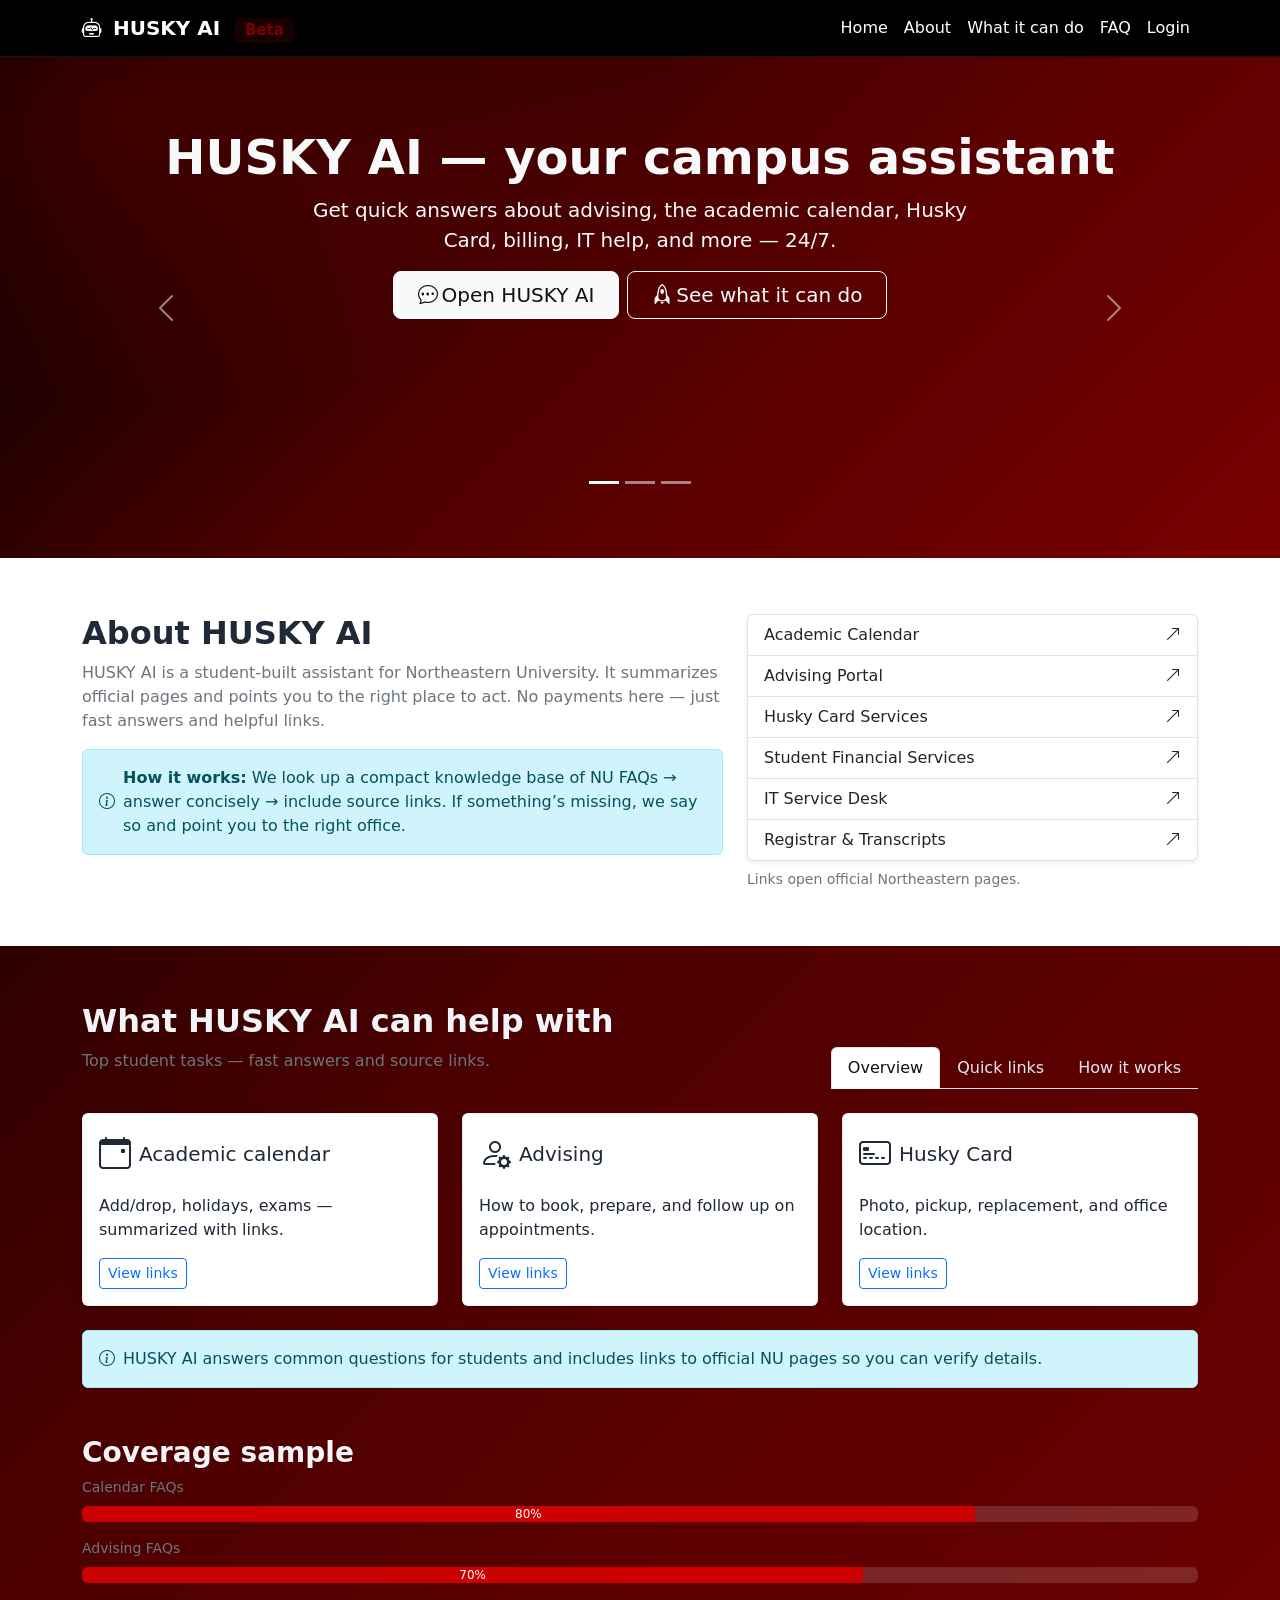
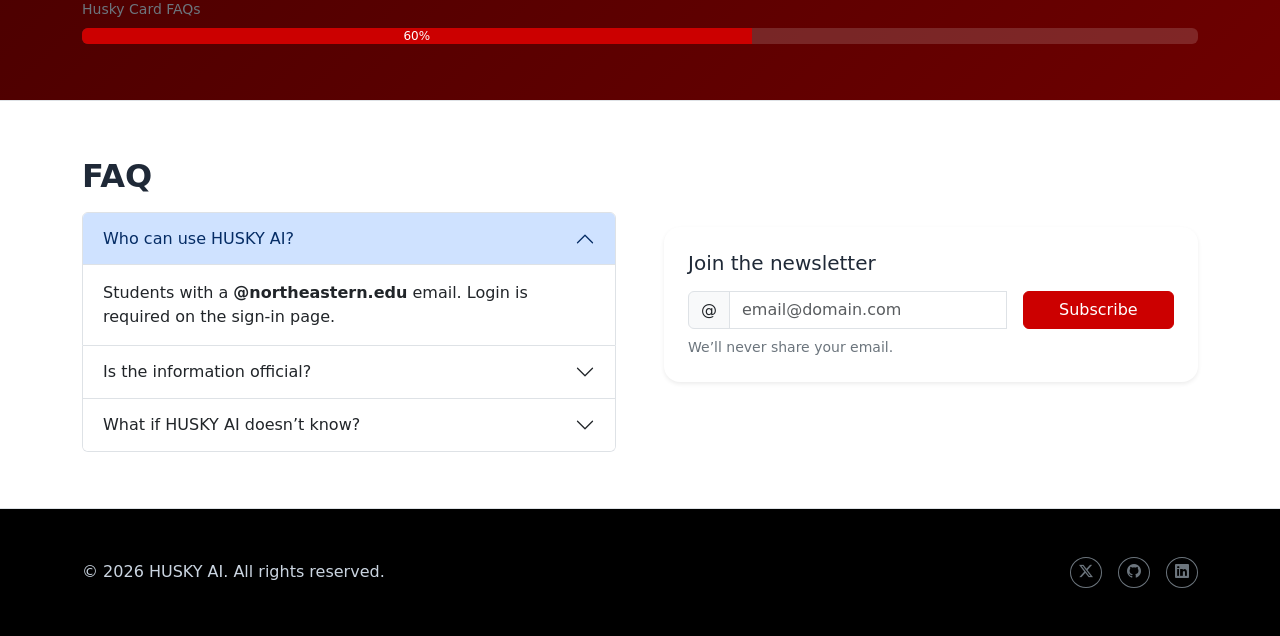
<file: Husky AI/index.html>
<!doctype html>
<html lang="en" data-bs-theme="light">
  <head>
    <meta charset="utf-8" />
    <meta name="viewport" content="width=device-width, initial-scale=1" />
    <title>HUSKY AI — your campus assistant</title>

    <link
      href="https://cdn.jsdelivr.net/npm/bootstrap@5.3.3/dist/css/bootstrap.min.css"
      rel="stylesheet"
      integrity="sha384-QWTKZyjpPEjISv5WaRU9OFeRpok6YctnYmDr5pNlyT2bRjXh0JMhjY6hW+ALEwIH"
      crossorigin="anonymous"
    />
    <link
      rel="stylesheet"
      href="https://cdn.jsdelivr.net/npm/bootstrap-icons@1.11.3/font/bootstrap-icons.min.css"
    />
    <link rel="stylesheet" href="assets/css/styles.css" />

    <meta name="description" content="HUSKY AI helps Northeastern students with advising, the academic calendar, Husky Card, billing, IT help, and more — with links to official NU pages." />
  </head>
  <!-- ====================== Anurag's Part: Navbar + Offcanvas + Carousel Indicators ====================== -->

  <body>
    <nav class="navbar navbar-expand-lg bg-body-tertiary sticky-top border-bottom">
      <div class="container">
        <a class="navbar-brand fw-bold" href="index.html">
          <i class="bi bi-robot me-1"></i> HUSKY AI
          <span class="badge badge-beta ms-2">Beta</span>
        </a>

        <button
          class="navbar-toggler"
          type="button"
          data-bs-toggle="offcanvas"
          data-bs-target="#offcanvasNav"
          aria-controls="offcanvasNav"
          aria-label="Toggle navigation">
          <span class="navbar-toggler-icon"></span>
        </button>

        <div class="collapse navbar-collapse">
          <ul class="navbar-nav ms-auto mb-2 mb-lg-0">
            <li class="nav-item"><a class="nav-link active" href="#hero">Home</a></li>
            <li class="nav-item"><a class="nav-link" href="#about">About</a></li>
            <li class="nav-item"><a class="nav-link" href="#features">What it can do</a></li>
            <li class="nav-item"><a class="nav-link" href="#faq">FAQ</a></li>
            <li class="nav-item"><a class="nav-link" href="login.html">Login</a></li>
          </ul>
        </div>
      </div>
    </nav>

    <div class="offcanvas offcanvas-end" tabindex="-1" id="offcanvasNav" aria-labelledby="offcanvasNavLabel">
      <div class="offcanvas-header">
        <h5 class="offcanvas-title" id="offcanvasNavLabel">
          <i class="bi bi-robot me-1"></i> HUSKY AI <span class="badge badge-beta ms-2">Beta</span>
        </h5>
        <button type="button" class="btn-close" data-bs-dismiss="offcanvas" aria-label="Close"></button>
      </div>
      <div class="offcanvas-body">
        <div class="list-group list-group-flush">
          <a href="#hero" class="list-group-item list-group-item-action" data-bs-dismiss="offcanvas">Home</a>
          <a href="#about" class="list-group-item list-group-item-action" data-bs-dismiss="offcanvas">About</a>
          <a href="#features" class="list-group-item list-group-item-action" data-bs-dismiss="offcanvas">What it can do</a>
          <a href="#faq" class="list-group-item list-group-item-action" data-bs-dismiss="offcanvas">FAQ</a>
          <a href="login.html" class="list-group-item list-group-item-action">Login</a>
        </div>
      </div>
    </div>

    <section id="hero" class="hero-husky py-5">
      <div class="container">
        <div id="heroCarousel" class="carousel slide" data-bs-ride="carousel">
          <div class="carousel-indicators">
            <button type="button" data-bs-target="#heroCarousel" data-bs-slide-to="0" class="active" aria-current="true" aria-label="Slide 1"></button>
            <button type="button" data-bs-target="#heroCarousel" data-bs-slide-to="1" aria-label="Slide 2"></button>
            <button type="button" data-bs-target="#heroCarousel" data-bs-slide-to="2" aria-label="Slide 3"></button>
          </div>

           <!-- ====================== Ananya's Part: Carousel Slides + Hero Buttons ====================== -->

          <div class="carousel-inner rounded-4 shadow-sm">
            <div class="carousel-item active p-5 text-center text-light">
              <h1 class="display-5 fw-bold">HUSKY AI — your campus assistant</h1>
              <p class="lead col-lg-8 mx-auto">
                Get quick answers about advising, the academic calendar, Husky Card, billing, IT help, and more — 24/7.
              </p>
              <div class="d-grid gap-2 d-sm-flex justify-content-sm-center">
              <a href="chat.html" class="btn btn-light btn-lg px-4 gap-3">
              <i class="bi bi-chat-dots me-1"></i>Open HUSKY AI
              </a>
                <a href="#features" class="btn btn-outline-light btn-lg px-4">
                  <i class="bi bi-rocket me-1"></i>See what it can do
                </a>
              </div>
            </div>

          <div class="carousel-item p-5 text-center text-light hero-img" style="background-image: url('assets/img/background3.webp');">
          <div class="hero-content">
          <h2 class="fw-semibold">Built with Bootstrap</h2>
          <p class="lead">Responsive, accessible, and easy to customize for Northeastern students.</p>
          </div>
          </div>

          <div
            class="carousel-item p-5 text-center text-light hero-img" style="background-image: url('assets/img/background1.webp');">
            <div class="hero-content">
              <h2 class="fw-semibold">Fast &amp; helpful</h2>
              <p class="lead">Concise answers with links to official NU pages for verification.</p>
            </div>
          </div>

          <button class="carousel-control-prev" type="button" data-bs-target="#heroCarousel" data-bs-slide="prev">
            <span class="carousel-control-prev-icon" aria-hidden="true"></span>
            <span class="visually-hidden">Previous</span>
          </button>
          <button class="carousel-control-next" type="button" data-bs-target="#heroCarousel" data-bs-slide="next">
            <span class="carousel-control-next-icon" aria-hidden="true"></span>
            <span class="visually-hidden">Next</span>
          </button>
        </div>
      </div>
    </section>
        <!-- ====================== Deepa's Part: About Section + Features Cards + Coverage Sample ====================== -->

    <section id="about" class="section section-muted">
      <div class="container">
        <div class="row align-items-start g-4">
          <div class="col-lg-7">
            <h2 class="fw-bold">About HUSKY AI</h2>
            <p class="text-secondary">
              HUSKY AI is a student-built assistant for Northeastern University. It summarizes official pages and points you to the right place to act.
              No payments here — just fast answers and helpful links.
            </p>
            <div class="alert alert-info d-flex align-items-center" role="alert">
              <i class="bi bi-info-circle me-2"></i>
              <div>
                <strong>How it works:</strong> We look up a compact knowledge base of NU FAQs → answer concisely → include source links. If something’s missing, we say so and point you to the right office.
              </div>
            </div>
          </div>

          <div class="col-lg-5">
            <div class="list-group shadow-sm">
              <a href="#" class="list-group-item list-group-item-action d-flex justify-content-between align-items-center">
                Academic Calendar <span class="bi bi-arrow-up-right"></span>
              </a>
              <a href="#" class="list-group-item list-group-item-action d-flex justify-content-between align-items-center">
                Advising Portal <span class="bi bi-arrow-up-right"></span>
              </a>
              <a href="#" class="list-group-item list-group-item-action d-flex justify-content-between align-items-center">
                Husky Card Services <span class="bi bi-arrow-up-right"></span>
              </a>
              <a href="#" class="list-group-item list-group-item-action d-flex justify-content-between align-items-center">
                Student Financial Services <span class="bi bi-arrow-up-right"></span>
              </a>
              <a href="#" class="list-group-item list-group-item-action d-flex justify-content-between align-items-center">
                IT Service Desk <span class="bi bi-arrow-up-right"></span>
              </a>
              <a href="#" class="list-group-item list-group-item-action d-flex justify-content-between align-items-center">
                Registrar & Transcripts <span class="bi bi-arrow-up-right"></span>
              </a>
            </div>
            <small class="text-secondary d-block mt-2">Links open official Northeastern pages.</small>
          </div>
        </div>
      </div>
    </section>

    <section id="features" class="section">
      <div class="container">
        <div class="row align-items-end mb-4">
          <div class="col">
            <h2 class="fw-bold">What HUSKY AI can help with</h2>
            <p class="text-secondary">Top student tasks — fast answers and source links.</p>
          </div>
          <div class="col-auto">
            <ul class="nav nav-tabs" id="learnTabs" role="tablist">
              <li class="nav-item" role="presentation">
                <button class="nav-link active" id="tab-overview" data-bs-toggle="tab" data-bs-target="#pane-overview" type="button" role="tab" aria-controls="pane-overview" aria-selected="true">Overview</button>
              </li>
              <li class="nav-item" role="presentation">
                <button class="nav-link" id="tab-links" data-bs-toggle="tab" data-bs-target="#pane-links" type="button" role="tab" aria-controls="pane-links" aria-selected="false">Quick links</button>
              </li>
              <li class="nav-item" role="presentation">
                <button class="nav-link" id="tab-how" data-bs-toggle="tab" data-bs-target="#pane-how" type="button" role="tab" aria-controls="pane-how" aria-selected="false">How it works</button>
              </li>
            </ul>
          </div>
        </div>

        <div class="row row-cols-1 row-cols-md-3 g-4">
          <div class="col">
            <div class="card h-100">
              <div class="card-body">
                <div class="d-flex align-items-center mb-3">
                  <i class="bi bi-calendar-event fs-2 me-2" data-bs-toggle="tooltip" data-bs-title="Key dates & deadlines"></i>
                  <h5 class="card-title mb-0">Academic calendar</h5>
                </div>
                <p class="card-text">Add/drop, holidays, exams — summarized with links.</p>
                <a href="#about" class="btn btn-outline-primary btn-sm">View links</a>
              </div>
            </div>
          </div>

          <div class="col">
            <div class="card h-100">
              <div class="card-body">
                <div class="d-flex align-items-center mb-3">
                  <i class="bi bi-person-gear fs-2 me-2" data-bs-toggle="tooltip" data-bs-title="Advising basics"></i>
                  <h5 class="card-title mb-0">Advising</h5>
                </div>
                <p class="card-text">How to book, prepare, and follow up on appointments.</p>
                <a href="#about" class="btn btn-outline-primary btn-sm">View links</a>
              </div>
            </div>
          </div>

          <div class="col">
            <div class="card h-100">
              <div class="card-body">
                <div class="d-flex align-items-center mb-3">
                  <i class="bi bi-credit-card-2-front fs-2 me-2" data-bs-toggle="tooltip" data-bs-title="Husky Card help"></i>
                  <h5 class="card-title mb-0">Husky Card</h5>
                </div>
                <p class="card-text">Photo, pickup, replacement, and office location.</p>
                <a href="#about" class="btn btn-outline-primary btn-sm">View links</a>
              </div>
            </div>
          </div>
        </div>

        <div id="learn" class="tab-content mt-4">
          <div class="tab-pane fade show active" id="pane-overview" role="tabpanel" aria-labelledby="tab-overview">
            <div class="alert alert-info d-flex align-items-center" role="alert">
              <i class="bi bi-info-circle me-2"></i>
              <div>HUSKY AI answers common questions for students and includes links to official NU pages so you can verify details.</div>
            </div>
          </div>

          <div class="tab-pane fade" id="pane-links" role="tabpanel" aria-labelledby="tab-links">
            <ul class="list-group">
              <li class="list-group-item d-flex justify-content-between align-items-center">
                Academic Calendar
                <span class="badge text-bg-secondary rounded-pill">Official</span>
              </li>
              <li class="list-group-item">Advising Portal</li>
              <li class="list-group-item">Student Financial Services</li>
              <li class="list-group-item">Husky Card Services</li>
              <li class="list-group-item">IT Service Desk</li>
              <li class="list-group-item">Registrar & Transcripts</li>
            </ul>
          </div>

          <div class="tab-pane fade" id="pane-how" role="tabpanel" aria-labelledby="tab-how">
            <div class="row g-3">
              <div class="col-md">
                <div class="card h-100 border-primary">
                  <div class="card-body">
                    <h5 class="card-title">1) Ask</h5>
                    <p class="card-text">Type your question in plain English (e.g., “When is add/drop?”).</p>
                  </div>
                </div>
              </div>
              <div class="col-md">
                <div class="card h-100 border-success">
                  <div class="card-body">
                    <h5 class="card-title">2) See sources</h5>
                    <p class="card-text">We summarize official pages and include a link to verify.</p>
                  </div>
                </div>
              </div>
              <div class="col-md">
                <div class="card h-100 border-warning">
                  <div class="card-body">
                    <h5 class="card-title">3) Act</h5>
                    <p class="card-text">Book, download, or contact the right office immediately.</p>
                  </div>
                </div>
              </div>
            </div>
          </div>
        </div>

        <div class="mt-5">
          <h3 class="fw-semibold">Coverage sample</h3>
          <div class="mb-2 small text-secondary">Calendar FAQs</div>
          <div class="progress mb-3" role="progressbar" aria-label="Calendar coverage" aria-valuenow="80" aria-valuemin="0" aria-valuemax="100">
            <div class="progress-bar" style="width: 80%">80%</div>
          </div>
          <div class="mb-2 small text-secondary">Advising FAQs</div>
          <div class="progress mb-3" role="progressbar" aria-label="Advising coverage" aria-valuenow="70" aria-valuemin="0" aria-valuemax="100">
            <div class="progress-bar" style="width: 70%">70%</div>
          </div>
          <div class="mb-2 small text-secondary">Husky Card FAQs</div>
          <div class="progress" role="progressbar" aria-label="Husky Card coverage" aria-valuenow="60" aria-valuemin="0" aria-valuemax="100">
            <div class="progress-bar" style="width: 60%">60%</div>
          </div>
        </div>
      </div>
    </section>   
    <!doctype html>
<html lang="en" data-bs-theme="light">
  <head>
    <meta charset="utf-8" />
    <meta name="viewport" content="width=device-width, initial-scale=1" />
    <title>HUSKY AI — your campus assistant</title>

    <link
      href="https://cdn.jsdelivr.net/npm/bootstrap@5.3.3/dist/css/bootstrap.min.css"
      rel="stylesheet"
      integrity="sha384-QWTKZyjpPEjISv5WaRU9OFeRpok6YctnYmDr5pNlyT2bRjXh0JMhjY6hW+ALEwIH"
      crossorigin="anonymous"
    />
    <link
      rel="stylesheet"
      href="https://cdn.jsdelivr.net/npm/bootstrap-icons@1.11.3/font/bootstrap-icons.min.css"
    />
    <link rel="stylesheet" href="assets/css/styles.css" />

    <meta name="description" content="HUSKY AI helps Northeastern students with advising, the academic calendar, Husky Card, billing, IT help, and more — with links to official NU pages." />
  </head>
 <!-- ====================== Isha's Part: FAQ + Newsletter + Footer + Modal + Toast ====================== -->

    <section id="faq" class="section section-muted border-top border-bottom">
      <div class="container">
        <div class="row align-items-center g-5">
          <div class="col-lg-6">
            <h2 class="fw-bold mb-3">FAQ</h2>
            <div class="accordion" id="faqAccordion">
              <div class="accordion-item">
                <h2 class="accordion-header">
                  <button class="accordion-button" type="button" data-bs-toggle="collapse" data-bs-target="#q1" aria-expanded="true" aria-controls="q1">
                    Who can use HUSKY AI?
                  </button>
                </h2>
                <div id="q1" class="accordion-collapse collapse show" data-bs-parent="#faqAccordion">
                  <div class="accordion-body">Students with a <strong>@northeastern.edu</strong> email. Login is required on the sign-in page.</div>
                </div>
              </div>

              <div class="accordion-item">
                <h2 class="accordion-header">
                  <button class="accordion-button collapsed" type="button" data-bs-toggle="collapse" data-bs-target="#q2" aria-expanded="false" aria-controls="q2">
                    Is the information official?
                  </button>
                </h2>
                <div id="q2" class="accordion-collapse collapse" data-bs-parent="#faqAccordion">
                  <div class="accordion-body">Yes — answers summarize official NU pages and include links so you can verify details.</div>
                </div>
              </div>

              <div class="accordion-item">
                <h2 class="accordion-header">
                  <button class="accordion-button collapsed" type="button" data-bs-toggle="collapse" data-bs-target="#q3" aria-expanded="false" aria-controls="q3">
                    What if HUSKY AI doesn’t know?
                  </button>
                </h2>
                <div id="q3" class="accordion-collapse collapse" data-bs-parent="#faqAccordion">
                  <div class="accordion-body">It will say so and point you to the right office or official page.</div>
                </div>
              </div>
            </div>
          </div>

          <div class="col-lg-6">
            <div class="p-4 rounded-4 bg-white shadow-sm">
              <h5 class="mb-3">Join the newsletter</h5>
              <form id="newsletterForm" class="row g-3 needs-validation" novalidate>
                <div class="col-md-8">
                  <div class="input-group">
                    <span class="input-group-text" id="newsletterAddon">@</span>
                    <input type="email" class="form-control" placeholder="email@domain.com" aria-label="Email" aria-describedby="newsletterAddon" required />
                    <div class="invalid-feedback">Please enter a valid email.</div>
                  </div>
                </div>
                <div class="col-md-4 d-grid">
                  <button class="btn btn-primary" type="submit">Subscribe</button>
                </div>
              </form>
              <small class="text-secondary d-block mt-2">We’ll never share your email.</small>
            </div>
          </div>
        </div>
      </div>
    </section>

    <footer class="py-5">
      <div class="container">
        <div class="d-flex align-items-center justify-content-between">
          <div class="text-secondary">
            © <span id="year"></span> HUSKY AI. All rights reserved.
          </div>
          <div class="d-flex gap-3">
            <a href="#" class="btn btn-outline-secondary btn-sm rounded-circle" data-bs-toggle="tooltip" data-bs-title="Twitter / X">
              <i class="bi bi-twitter-x"></i>
            </a>
            <a href="#" class="btn btn-outline-secondary btn-sm rounded-circle" data-bs-toggle="tooltip" data-bs-title="GitHub">
              <i class="bi bi-github"></i>
            </a>
            <a href="#" class="btn btn-outline-secondary btn-sm rounded-circle" data-bs-toggle="tooltip" data-bs-title="LinkedIn">
              <i class="bi bi-linkedin"></i>
            </a>
          </div>
        </div>
      </div>
    </footer>

    <div class="modal fade" id="demoModal" tabindex="-1" aria-labelledby="demoModalLabel" aria-hidden="true">
      <div class="modal-dialog modal-dialog-centered">
        <div class="modal-content">
          <div class="modal-header">
            <h1 class="modal-title fs-5" id="demoModalLabel">Book a live demo</h1>
            <button type="button" class="btn-close" data-bs-dismiss="modal" aria-label="Close"></button>
          </div>
          <div class="modal-body">
            <form class="row g-3 needs-validation" novalidate id="demoForm">
              <div class="col-12">
                <label for="demoName" class="form-label">Name</label>
                <input type="text" class="form-control" id="demoName" required />
                <div class="invalid-feedback">Please enter your name.</div>
              </div>
              <div class="col-md-8">
                <label for="demoEmail" class="form-label">Email</label>
                <input type="email" class="form-control" id="demoEmail" required />
                <div class="invalid-feedback">Please enter a valid email.</div>
              </div>
              <div class="col-md-4">
                <label for="demoSlot" class="form-label">Preferred Slot</label>
                <select id="demoSlot" class="form-select" required>
                  <option value="">Choose...</option>
                  <option>Morning</option>
                  <option>Afternoon</option>
                  <option>Evening</option>
                </select>
                <div class="invalid-feedback">Please select a time.</div>
              </div>
              <div class="col-12">
                <button class="btn btn-primary" type="submit">Submit</button>
              </div>
            </form>
          </div>
        </div>
      </div>
    </div>

    <div class="toast-container position-fixed bottom-0 end-0 p-3">
      <div id="globalToast" class="toast align-items-center text-bg-success border-0" role="alert" aria-live="assertive" aria-atomic="true">
        <div class="d-flex">
          <div class="toast-body">Success! Your action completed.</div>
          <button type="button" class="btn-close btn-close-white me-2 m-auto" data-bs-dismiss="toast" aria-label="Close"></button>
        </div>
      </div>
    </div>

    <script
      src="https://cdn.jsdelivr.net/npm/bootstrap@5.3.3/dist/js/bootstrap.bundle.min.js"
      integrity="sha384-YvpcrYf0tY3lHB60NNkmXc5s9fDVZLESaAA55NDzOxhy9GkcIdslK1eN7N6jIeHz"
      crossorigin="anonymous"></script>

    <script src="assets/js/main.js"></script>
  </body>
</html>
</file>
<file: Husky AI/assets/css/styles.css>
/* ============================= DEEPA: GLOBAL STYLES & VARIABLES ============================= */

html { scroll-behavior: smooth; }

:root {
  --brand-red: #cc0000;
  --brand-red-600: #a30000;
  --ink: #f1f5f9;
  --muted: #cbd5e1;

  --hero-height: clamp(360px, 45vh, 460px);
}

body {
  background:
    radial-gradient(900px 500px at 10% 10%, rgba(204,0,0,0.25), transparent 60%),
    linear-gradient(135deg, #000000 0%, #4d0000 45%, #7a0000 100%);
  color: var(--ink);
}

.section       { padding: 3.5rem 0; }
.section-muted { background: #ffffff; color: #1f2937; }

    /* ============================= Anurag: NAVBAR,OFFCANVAS ============================= */

.hero-husky {
  background:
    radial-gradient(900px 500px at 10% 10%, rgba(204, 0, 0, 0.25), transparent 60%),
    linear-gradient(135deg, #000000 0%, #4d0000 45%, #7a0000 100%);
  color: #fff;
}


.hero-husky .btn-light { color: #111; }

.navbar.bg-body-tertiary,
.navbar {
  background-color: #000 !important;
  border-color: rgba(255,255,255,.08) !important;
}
.navbar .navbar-brand,
.navbar .nav-link,
.navbar .navbar-text { color: #fff !important; }
.navbar .nav-link:hover,
.navbar .nav-link:focus { color: #ffe5e5 !important; }
.navbar .navbar-toggler { border-color: rgba(255,255,255,.25); }
.navbar .navbar-toggler-icon { filter: invert(1) grayscale(100%); }

.offcanvas,
.offcanvas .offcanvas-header { background:#000; color:#fff; }
.offcanvas .list-group-item {
  background:#000; color:#fff; border-color: rgba(255,255,255,.08);
}
.offcanvas .list-group-item:hover { background:#0f0f0f; }

.card {
  background: #ffffff;
  color: #1f2937;
  border: 1px solid rgba(0, 0, 0, 0.06);
  box-shadow: 0 6px 18px rgba(0, 0, 0, 0.12);
}

.btn-primary {
  background: var(--brand-red);
  border-color: var(--brand-red);
}
.btn-primary:hover,
.btn-primary:focus {
  background: var(--brand-red-600);
  border-color: var(--brand-red-600);
}

.progress { background: rgba(255,255,255,.15); }
.progress .progress-bar { background: var(--brand-red); color:#fff; }

.nav-tabs .nav-link { color:#e2e8f0; }
.nav-tabs .nav-link.active { color:#111; background:#fff; border-color:#dee2e6 #dee2e6 #fff; }

.badge-beta { background: rgba(204, 0, 0, 0.12); color: #7a0000; }

:focus-visible {
  outline: 3px solid rgba(204, 0, 0, 0.6);
  outline-offset: 2px;
}

footer { background:#000; color:#e2e8f0; }
footer .text-secondary { color: var(--muted) !important; }

.tooltip-inner { background:#111; color:#fff; }
.tooltip .tooltip-arrow::before { border-top-color:#111; }

.chat-wrapper { min-height: 60vh; }
.chat-scroll { height: 60vh; overflow: auto; }
.message-bubble { max-width: 75%; padding: .6rem .8rem; border-radius: 1rem; }
.message-bubble.user { background: #ffe5e5; color:#111; }
.message-bubble.bot  { background: #f3f4f6; color:#111; }
@media (max-width: 576px){ .message-bubble{ max-width: 95%; } }

/* ============================= Isha: HERO & CAROUSEL STYLES ============================= */

#hero .carousel,
#hero .carousel-inner {
  height: var(--hero-height);
  border-radius: 0 !important;  
  overflow: hidden;
  background: transparent;
}

#hero .carousel-item { height: 100%; }

#hero .carousel-item.p-5 {
  padding-top: 1.5rem !important;
  padding-bottom: 1.5rem !important;
}

#hero .carousel-item.hero-img { padding: 0 !important; }

#hero .carousel-item.hero-img.active,
#hero .carousel-item.hero-img.carousel-item-next,
#hero .carousel-item.hero-img.carousel-item-prev {
  display: flex;
  align-items: center;
  justify-content: center;
}

.carousel-item.hero-img {
  position: relative;
  background-size: cover;
  background-position: center;
  background-repeat: no-repeat;
  background-color: #000;
  color: #fff;
}

.carousel-item.hero-img::before {
  content: "";
  position: absolute;
  inset: 0;
  background: linear-gradient(to bottom right, rgba(0,0,0,.55), rgba(0,0,0,.35));
}

.carousel-item.hero-img > .hero-content {
  position: relative;
  z-index: 1;
  text-align: center;
}

@media (max-width: 576px) {
  :root { --hero-height: 340px; }
}

/* ============================= Ananya: LOGIN PAGE STYLES ============================= */
.login-body {
  min-height: 100vh;
  display: flex;
  flex-direction: column;
  padding: 1.5rem 0;
  background:
    radial-gradient(900px 500px at 10% 10%, rgba(204,0,0,0.25), transparent 60%),
    linear-gradient(135deg, #000 0%, #4d0000 45%, #7a0000 100%);
}

.form-signin {
  flex: 1 0 auto;
  display: flex;
  align-items: center;          
  justify-content: center;      
  padding: 1rem;
}

.form-signin .card {
  width: min(980px, 95vw);
  margin: 0 auto;
}


.login-footer {
  flex: 0 0 auto;
  background: #000;
  color: #e2e8f0;
  border-top: 1px solid rgba(255,255,255,.08);
}
.login-footer .text-secondary { color: #cbd5e1 !important; }

.login-aside {
  position: relative;
  min-height: 260px;
  background-image:
    linear-gradient(rgba(0,0,0,.45), rgba(0,0,0,.45)),
    var(--login-aside-image, url('../img/huskyportrait.webp')); 
  background-position: center;
  background-size: cover;
  background-repeat: no-repeat;
  color: #fff;
}

.login-aside .aside-content { position: relative; z-index: 1; }
.login-aside .text-aside { color: #e5e7eb; }
.login-aside .list-aside .list-group-item {
  background: rgba(255,255,255,.10);
  color: #fff;
  border-color: rgba(255,255,255,.18);
}
.login-aside .list-aside .bi-check-circle { color: #86efac; }

@media (max-width: 575.98px) {
  .login-aside { min-height: 200px; }
}
</file>
